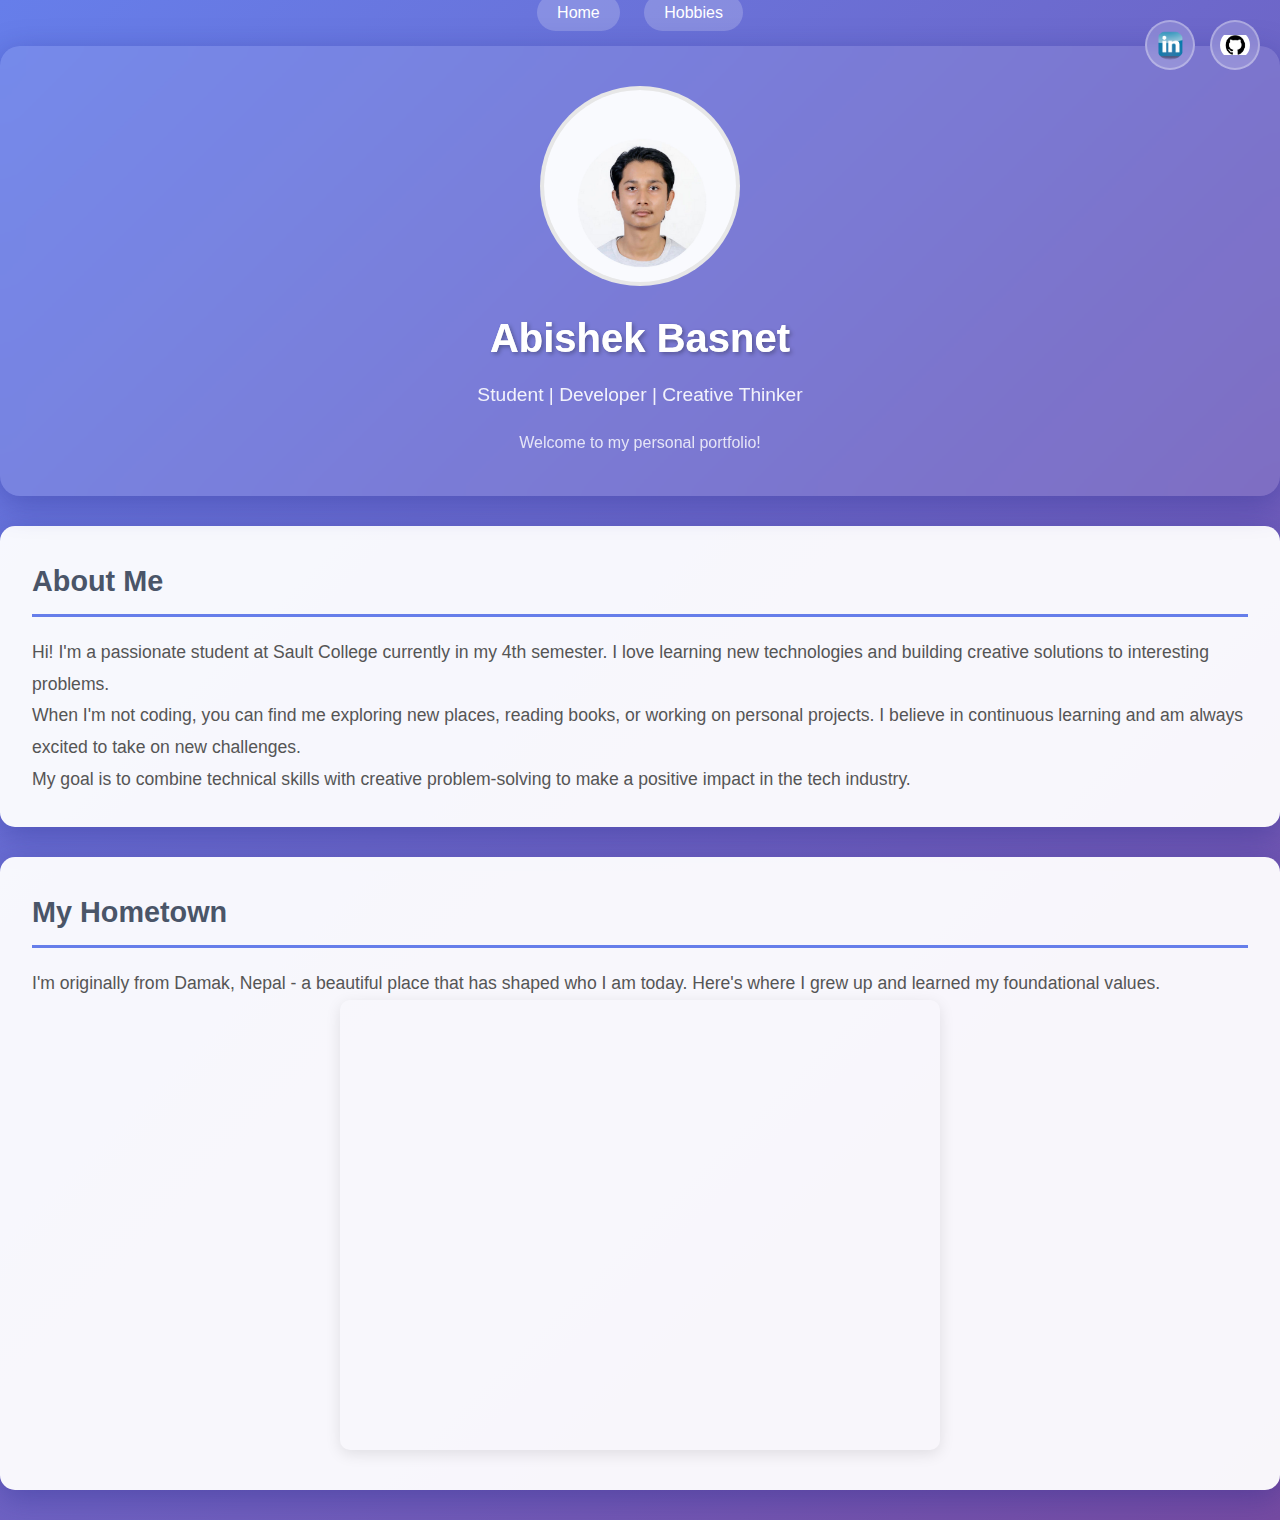
<file: index.html>
<!DOCTYPE html>
<html lang="en">
<head>
    <meta charset="UTF-8">
    <meta name="viewport" content="width=device-width, initial-scale=1.0">
    <title>About Me - Abishek Basnet</title>
    <!-- Custom CSS -->
    <link rel="stylesheet" href="styles.css">
</head>
<body>
    <div class="container">
        <!-- Social Media Links -->
        <div class="social-links">
            <a href="https://www.linkedin.com/in/abishek-basnet-33b254302/" target="_blank" class="linkedin" title="LinkedIn">
                <img src="images/linkedin.png" alt="LinkedIn">
            </a>
            <a href="https://github.com/AbishekBasnet" target="_blank" class="github" title="GitHub">
                <img src="images/github.webp" alt="GitHub">
            </a>
        </div>

        <!-- Navigation -->
        <nav>
            <a href="index.html">Home</a>
            <a href="hobbies.html">Hobbies</a>
        </nav>

        <!-- Header Section -->
        <header>
            <div class="profile-img">
                <img src="images/image.jpg" alt="Abishek Basnet">
            </div>
            <h1>Abishek Basnet</h1>
            <p class="subtitle">Student | Developer | Creative Thinker</p>
            <p style="color: rgba(255, 255, 255, 0.8);">Welcome to my personal portfolio!</p>
        </header>

        <!-- About Section -->
        <section class="section">
            <h2>About Me</h2>
            <div class="about-content">
                <p>Hi! I'm a passionate student at Sault College currently in my 4th semester. I love learning new technologies and building creative solutions to interesting problems.</p>
                
                <p>When I'm not coding, you can find me exploring new places, reading books, or working on personal projects. I believe in continuous learning and am always excited to take on new challenges.</p>
                
                <p>My goal is to combine technical skills with creative problem-solving to make a positive impact in the tech industry.</p>
            </div>
        </section>

        <!-- Hometown Map Section -->
        <section class="section">
            <h2>My Hometown</h2>
            <div class="about-content">
                <p>I'm originally from Damak, Nepal - a beautiful place that has shaped who I am today. Here's where I grew up and learned my foundational values.</p>
            </div>
            <div class="map-container">
                <iframe src="https://www.google.com/maps/embed?pb=!1m18!1m12!1m3!1d109635.12060592891!2d87.59437614689404!3d26.66865378416883!2m3!1f0!2f0!3f0!3m2!1i1024!2i768!4f13.1!3m3!1m2!1s0x39e58e14d281c547%3A0xb0d3c98577060f3d!2sDamak%2C%20Nepal!5e1!3m2!1sen!2sca!4v1760532306986!5m2!1sen!2sca" 
                        width="600" 
                        height="450" 
                        style="border:0;" 
                        allowfullscreen="" 
                        loading="lazy" 
                        referrerpolicy="no-referrer-when-downgrade">
                </iframe>
            </div>
        </section>    </div>
</body>
</html>
</file>
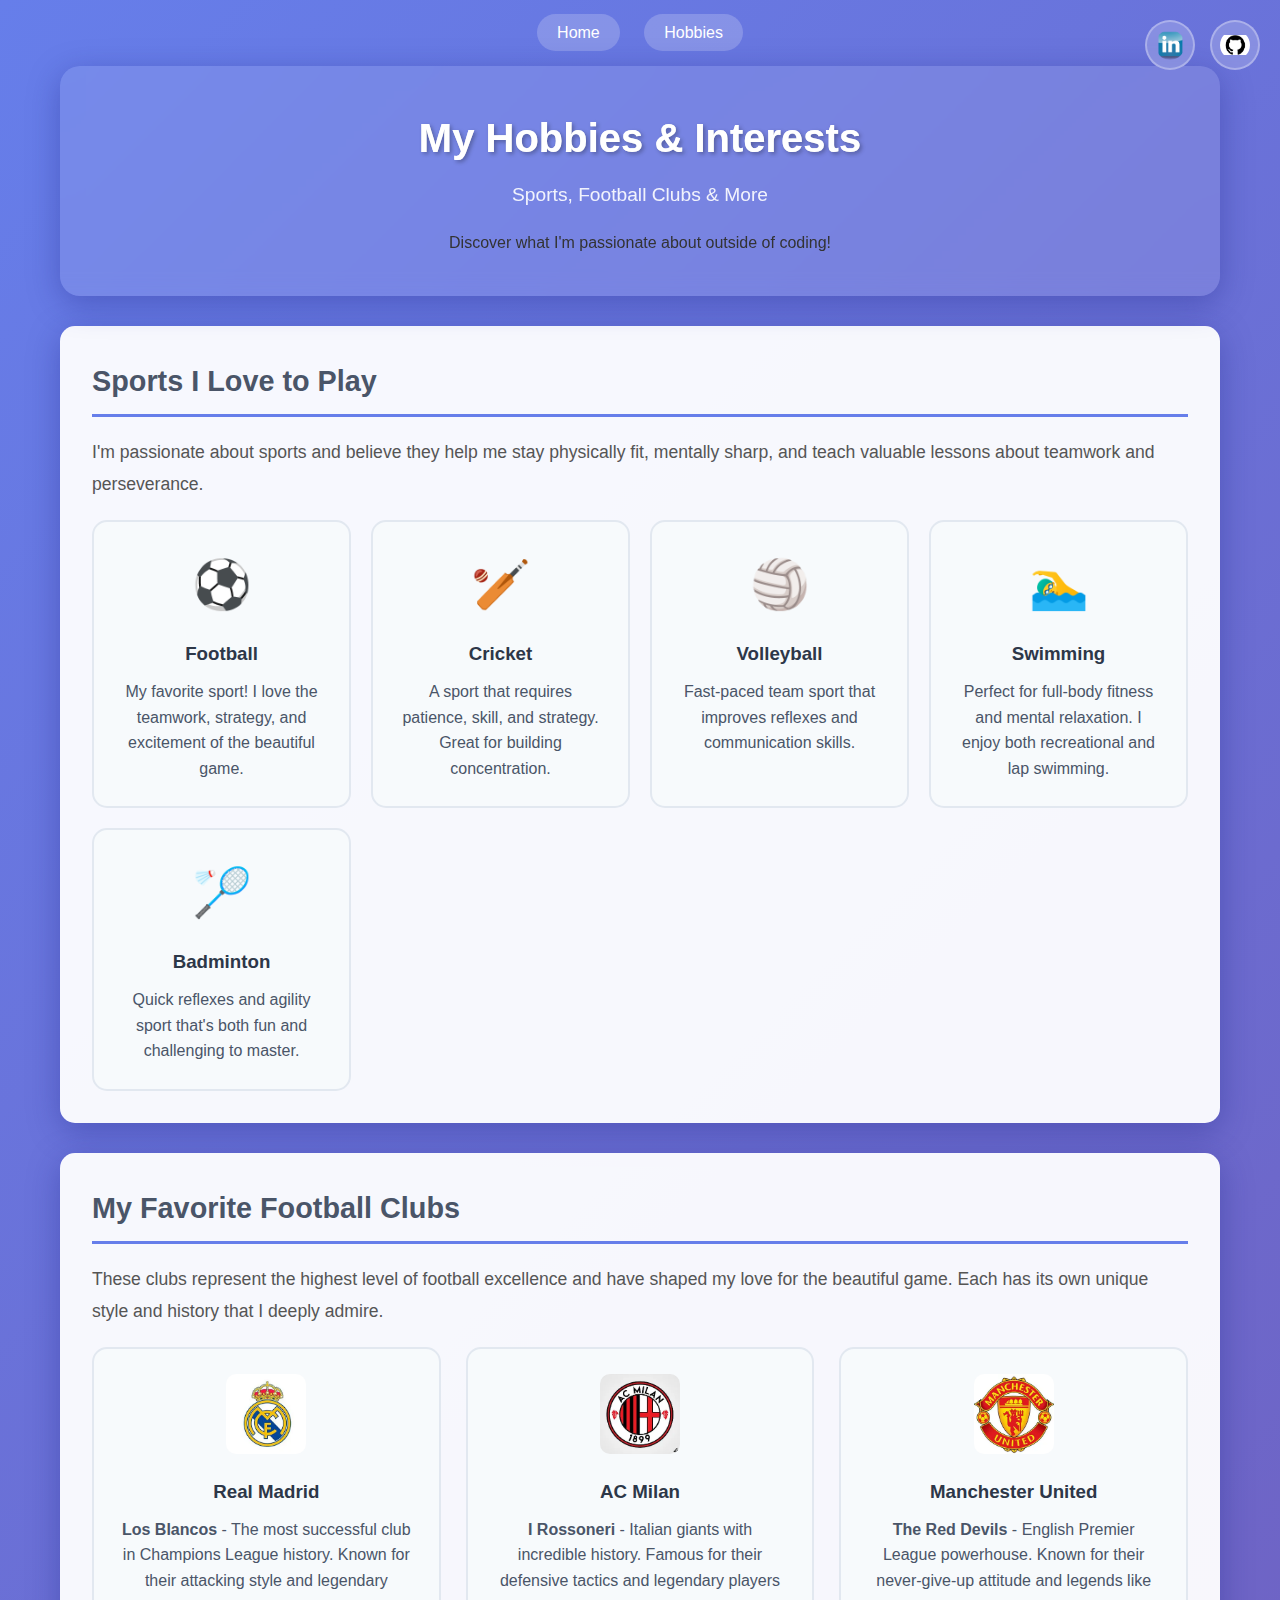
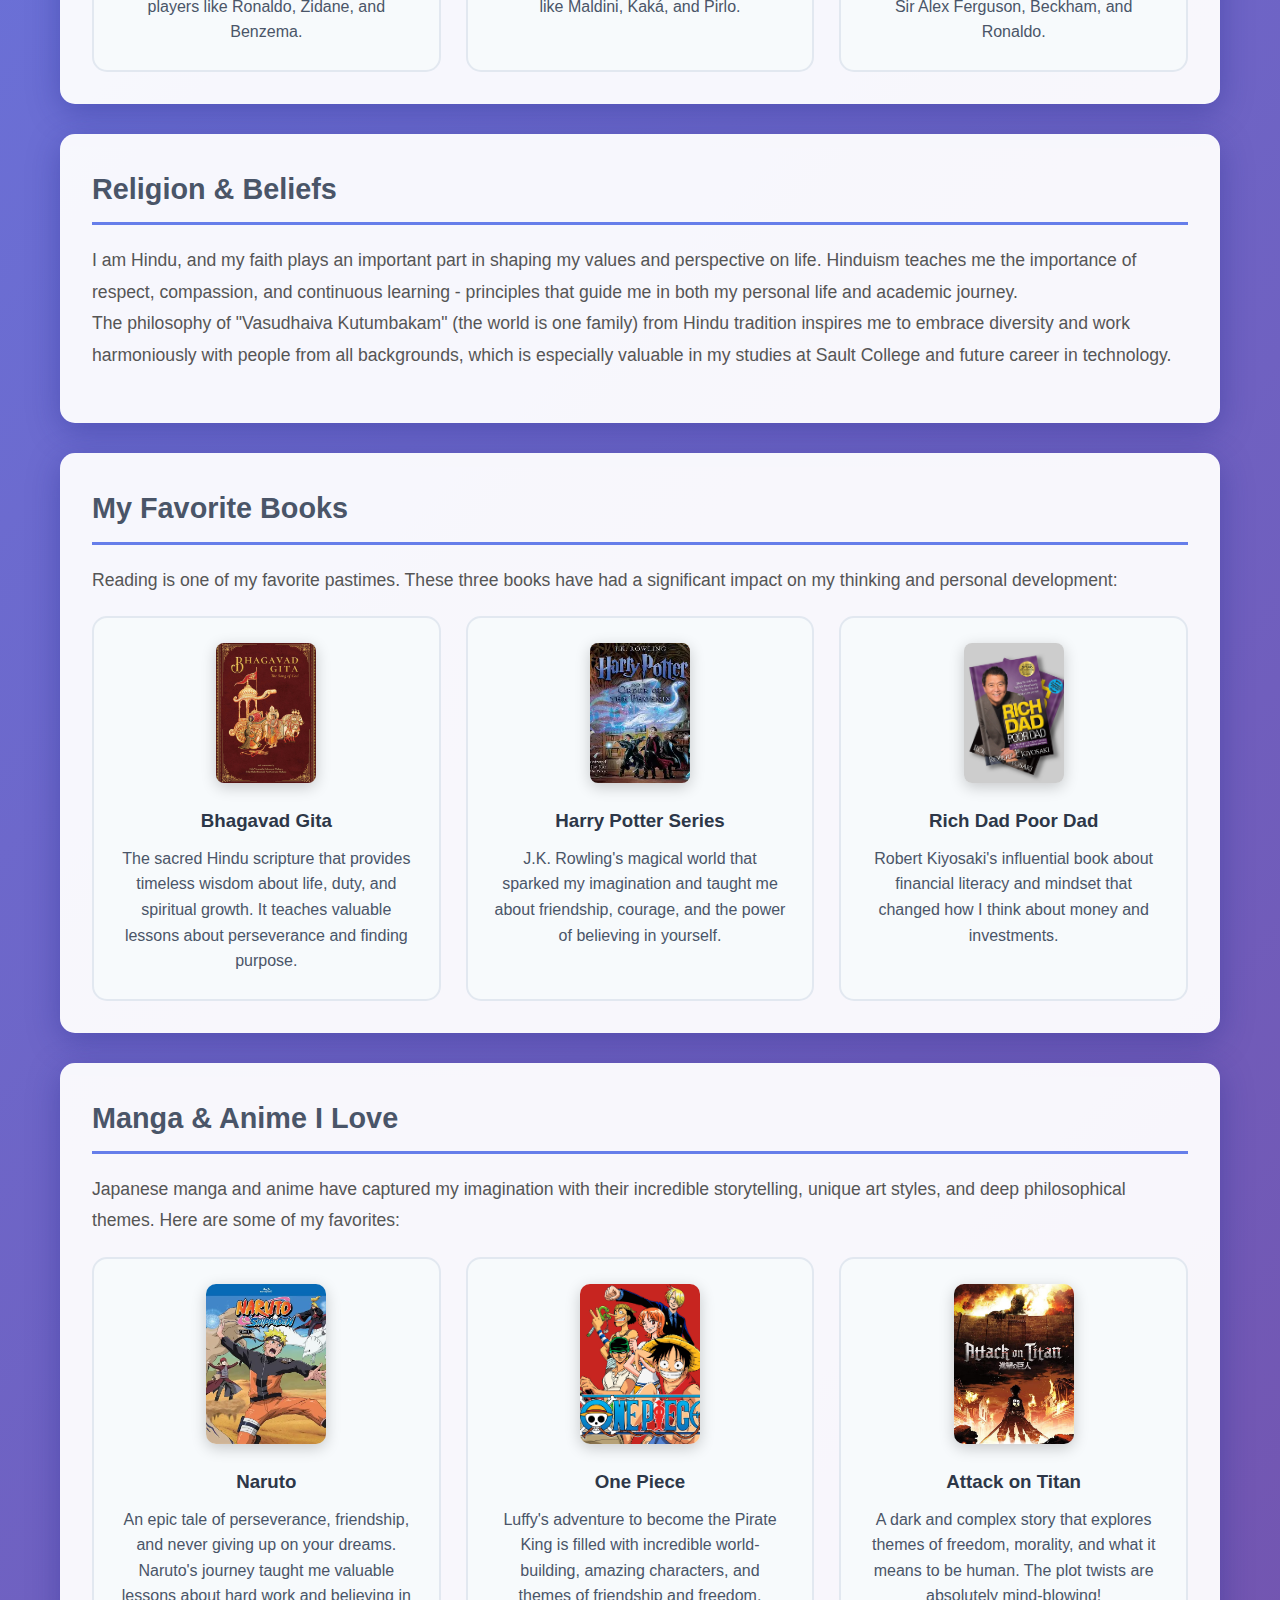
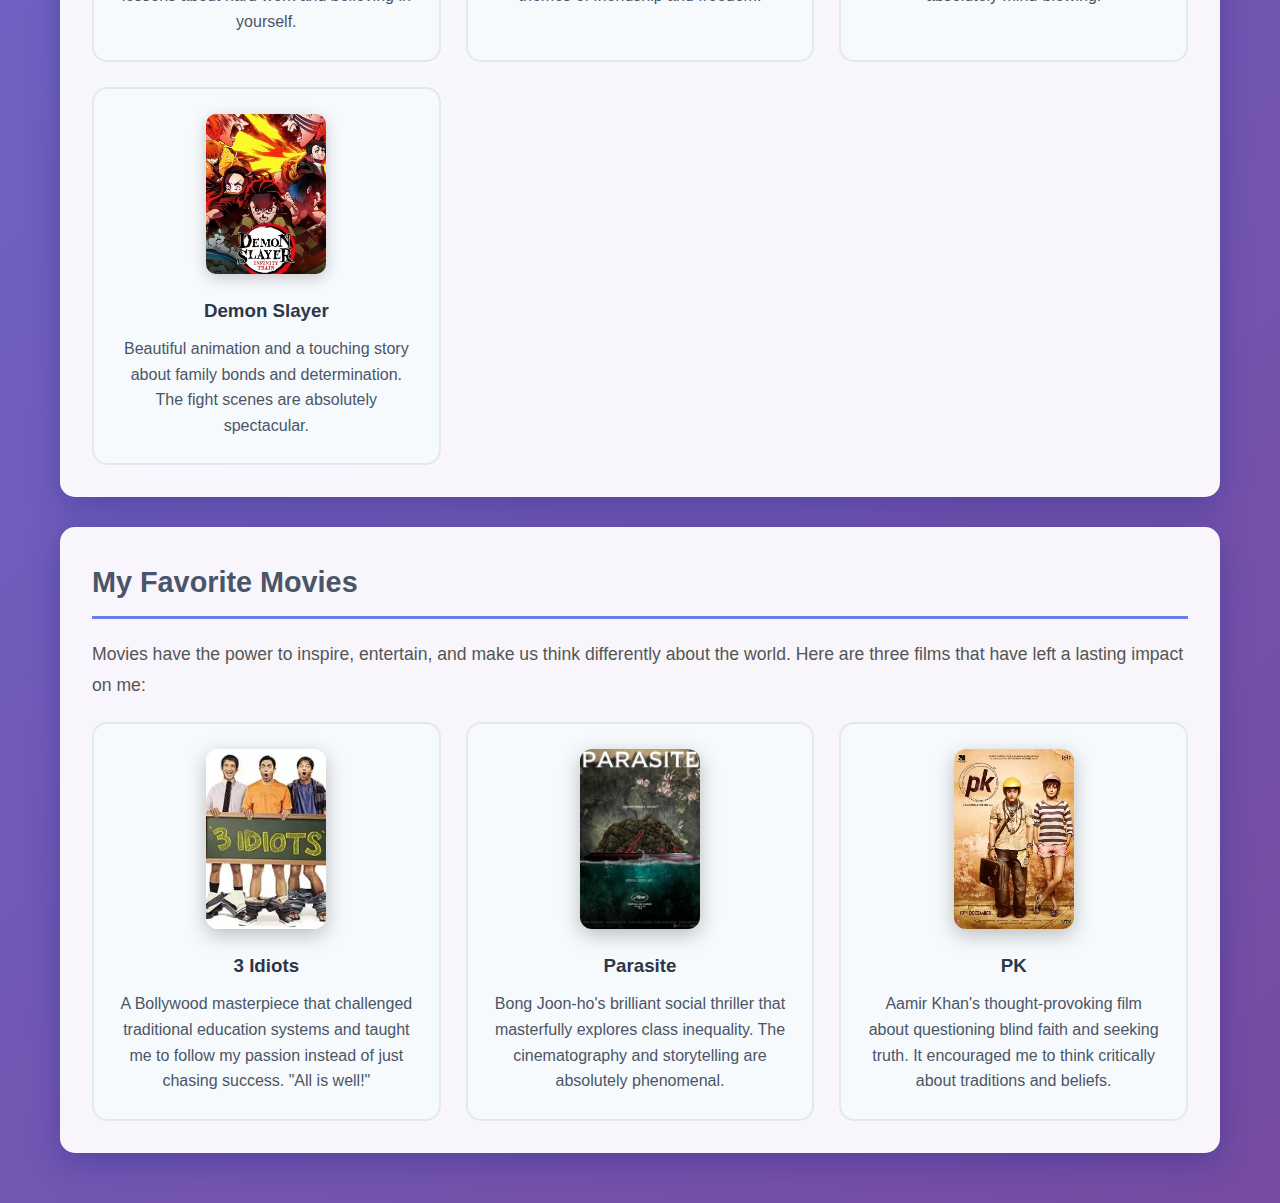
<file: hobbies.html>
<!DOCTYPE html>
<html lang="en">
<head>
    <meta charset="UTF-8">
    <meta name="viewport" content="width=device-width, initial-scale=1.0">
    <title>Hobbies & Interests - Abishek Basnet</title>
    <!-- Custom CSS for Hobbies Page -->
    <link rel="stylesheet" href="hobbies.css">
</head>
<body>
    <div class="container">
        <!-- Social Media Links -->
        <div class="social-links">
            <a href="https://www.linkedin.com/in/abishek-basnet-33b254302/" target="_blank" title="LinkedIn">
                <img src="images/linkedin.png" alt="LinkedIn">
            </a>
            <a href="https://github.com/AbishekBasnet" target="_blank" title="GitHub">
                <img src="images/github.webp" alt="GitHub">
            </a>
        </div>

        <!-- Navigation -->
        <nav>
            <a href="index.html">Home</a>
            <a href="hobbies.html">Hobbies</a>
        </nav>

        <!-- Header Section -->
        <header>
            <h1>My Hobbies & Interests</h1>
            <p class="subtitle">Sports, Football Clubs & More</p>
            <p>Discover what I'm passionate about outside of coding!</p>
        </header>

        <!-- Sports Section -->
        <section class="section">
            <h2>Sports I Love to Play</h2>
            <div class="about-content">
                <p>I'm passionate about sports and believe they help me stay physically fit, mentally sharp, and teach valuable lessons about teamwork and perseverance.</p>
            </div>
            <div class="sports-grid">
                <div class="sport-card">
                    <div class="sport-emoji">⚽</div>
                    <h3>Football</h3>
                    <p>My favorite sport! I love the teamwork, strategy, and excitement of the beautiful game.</p>
                </div>
                <div class="sport-card">
                    <div class="sport-emoji">🏏</div>
                    <h3>Cricket</h3>
                    <p>A sport that requires patience, skill, and strategy. Great for building concentration.</p>
                </div>
                <div class="sport-card">
                    <div class="sport-emoji">🏐</div>
                    <h3>Volleyball</h3>
                    <p>Fast-paced team sport that improves reflexes and communication skills.</p>
                </div>
                <div class="sport-card">
                    <div class="sport-emoji">🏊‍♂️</div>
                    <h3>Swimming</h3>
                    <p>Perfect for full-body fitness and mental relaxation. I enjoy both recreational and lap swimming.</p>
                </div>
                <div class="sport-card">
                    <div class="sport-emoji">🏸</div>
                    <h3>Badminton</h3>
                    <p>Quick reflexes and agility sport that's both fun and challenging to master.</p>
                </div>
            </div>
        </section>

        <!-- Football Clubs Section -->
        <section class="section">
            <h2>My Favorite Football Clubs</h2>
            <div class="about-content">
                <p>These clubs represent the highest level of football excellence and have shaped my love for the beautiful game. Each has its own unique style and history that I deeply admire.</p>
            </div>
            <div class="clubs-grid">
                <div class="club-card">
                    <img src="images/OIP.webp" alt="Real Madrid Logo">
                    <h3>Real Madrid</h3>
                    <p><strong>Los Blancos</strong> - The most successful club in Champions League history. Known for their attacking style and legendary players like Ronaldo, Zidane, and Benzema.</p>
                </div>
                <div class="club-card">
                    <img src="images/OIP (1).webp" alt="AC Milan Logo">
                    <h3>AC Milan</h3>
                    <p><strong>I Rossoneri</strong> - Italian giants with incredible history. Famous for their defensive tactics and legendary players like Maldini, Kaká, and Pirlo.</p>
                </div>
                <div class="club-card">
                    <img src="images/OIP (2).webp" alt="Manchester United Logo">
                    <h3>Manchester United</h3>
                    <p><strong>The Red Devils</strong> - English Premier League powerhouse. Known for their never-give-up attitude and legends like Sir Alex Ferguson, Beckham, and Ronaldo.</p>
                </div>
            </div>
        </section>

        <!-- Religion & Beliefs Section -->
        <section class="section">
            <h2>Religion & Beliefs</h2>
            <div class="about-content">
                <p>I am Hindu, and my faith plays an important part in shaping my values and perspective on life. Hinduism teaches me the importance of respect, compassion, and continuous learning - principles that guide me in both my personal life and academic journey.</p>
                
                <p>The philosophy of "Vasudhaiva Kutumbakam" (the world is one family) from Hindu tradition inspires me to embrace diversity and work harmoniously with people from all backgrounds, which is especially valuable in my studies at Sault College and future career in technology.</p>
            </div>
        </section>

        <!-- Favorite Books Section -->
        <section class="section">
            <h2>My Favorite Books</h2>
            <div class="about-content">
                <p>Reading is one of my favorite pastimes. These three books have had a significant impact on my thinking and personal development:</p>
            </div>
            <div class="books-grid">
                <div class="book-card">
                    <img src="images/bhagwatgit.jpeg" alt="Bhagavad Gita" class="book-image">
                    <h3>Bhagavad Gita</h3>
                    <p>The sacred Hindu scripture that provides timeless wisdom about life, duty, and spiritual growth. It teaches valuable lessons about perseverance and finding purpose.</p>
                </div>
                <div class="book-card">
                    <img src="images/harrypotter.webp" alt="Harry Potter Series" class="book-image">
                    <h3>Harry Potter Series</h3>
                    <p>J.K. Rowling's magical world that sparked my imagination and taught me about friendship, courage, and the power of believing in yourself.</p>
                </div>
                <div class="book-card">
                    <img src="images/richdadnpoordad.avif" alt="Rich Dad Poor Dad" class="book-image">
                    <h3>Rich Dad Poor Dad</h3>
                    <p>Robert Kiyosaki's influential book about financial literacy and mindset that changed how I think about money and investments.</p>
                </div>
            </div>
        </section>

        <!-- Manga & Anime Section -->
        <section class="section">
            <h2>Manga & Anime I Love</h2>
            <div class="about-content">
                <p>Japanese manga and anime have captured my imagination with their incredible storytelling, unique art styles, and deep philosophical themes. Here are some of my favorites:</p>
            </div>
            <div class="manga-grid">
                <div class="manga-card">
                    <img src="images/naruto.webp" alt="Naruto" class="manga-image">
                    <h3>Naruto</h3>
                    <p>An epic tale of perseverance, friendship, and never giving up on your dreams. Naruto's journey taught me valuable lessons about hard work and believing in yourself.</p>
                </div>
                <div class="manga-card">
                    <img src="images/onepiece.jpg" alt="One Piece" class="manga-image">
                    <h3>One Piece</h3>
                    <p>Luffy's adventure to become the Pirate King is filled with incredible world-building, amazing characters, and themes of friendship and freedom.</p>
                </div>
                <div class="manga-card">
                    <img src="images/attackontitan.avif" alt="Attack on Titan" class="manga-image">
                    <h3>Attack on Titan</h3>
                    <p>A dark and complex story that explores themes of freedom, morality, and what it means to be human. The plot twists are absolutely mind-blowing!</p>
                </div>
                <div class="manga-card">
                    <img src="images/demonslayer.webp" alt="Demon Slayer" class="manga-image">
                    <h3>Demon Slayer</h3>
                    <p>Beautiful animation and a touching story about family bonds and determination. The fight scenes are absolutely spectacular.</p>
                </div>
            </div>
        </section>

        <!-- Favorite Movies Section -->
        <section class="section">
            <h2>My Favorite Movies</h2>
            <div class="about-content">
                <p>Movies have the power to inspire, entertain, and make us think differently about the world. Here are three films that have left a lasting impact on me:</p>
            </div>
            <div class="movies-grid">
                <div class="movie-card">
                    <img src="images/3idiots.webp" alt="3 Idiots" class="movie-image">
                    <h3>3 Idiots</h3>
                    <p>A Bollywood masterpiece that challenged traditional education systems and taught me to follow my passion instead of just chasing success. "All is well!"</p>
                </div>
                <div class="movie-card">
                    <img src="images/Parasite.jpg" alt="Parasite" class="movie-image">
                    <h3>Parasite</h3>
                    <p>Bong Joon-ho's brilliant social thriller that masterfully explores class inequality. The cinematography and storytelling are absolutely phenomenal.</p>
                </div>
                <div class="movie-card">
                    <img src="images/pk.webp" alt="PK" class="movie-image">
                    <h3>PK</h3>
                    <p>Aamir Khan's thought-provoking film about questioning blind faith and seeking truth. It encouraged me to think critically about traditions and beliefs.</p>
                </div>
            </div>
        </section>
    </div>
</body>
</html>
</file>
<file: styles.css>
/* Main Styles for AllAboutME Website */

* {
    margin: 0;
    padding: 0;
    box-sizing: border-box;
}

body {
    font-family: 'Arial', sans-serif;
    line-height: 1.6;
    color: #333;
    background: linear-gradient(135deg, #667eea 0%, #764ba2 100%);
    min-height: 100vh;
}

/* Custom gradient background */
.bg-gradient-custom {
    background: linear-gradient(135deg, #667eea 0%, #764ba2 100%);
    min-height: 100vh;
}

/* Backdrop blur effect */
.backdrop-blur {
    backdrop-filter: blur(10px);
    -webkit-backdrop-filter: blur(10px);
}

/* Profile image styling */
.profile-img {
    width: 200px;
    height: 200px;
    border-radius: 50%;
    margin: 0 auto 20px;
    background: #ddd;
    display: flex;
    align-items: center;
    justify-content: center;
    font-size: 60px;
    color: #666;
    border: 4px solid rgba(255, 255, 255, 0.3);
    overflow: hidden;
}

.profile-img img {
    width: 100%;
    height: 100%;
    object-fit: cover;
}

/* Social media links styling */
.social-links {
    position: fixed;
    top: 20px;
    right: 20px;
    display: flex;
    gap: 15px;
    z-index: 1000;
}

.social-links a {
    width: 50px;
    height: 50px;
    background: rgba(255, 255, 255, 0.2);
    border-radius: 50%;
    display: flex;
    align-items: center;
    justify-content: center;
    text-decoration: none;
    font-size: 24px;
    transition: all 0.3s ease;
    backdrop-filter: blur(10px);
    border: 2px solid rgba(255, 255, 255, 0.3);
    overflow: hidden;
}

.social-links a img {
    width: 30px;
    height: 30px;
    object-fit: contain;
    border-radius: 50%;
}

.social-links a:hover {
    background: linear-gradient(135deg, #667eea 0%, #764ba2 100%);
    transform: translateY(-5px) scale(1.1);
    box-shadow: 0 10px 30px rgba(102, 126, 234, 0.4);
    border-color: rgba(255, 255, 255, 0.8);
}

.social-links .linkedin {
    color: #0077B5;
}

.social-links .github {
    color: #333;
}

/* Custom header styling */
header {
    text-align: center;
    background: rgba(255, 255, 255, 0.1);
    backdrop-filter: blur(10px);
    border-radius: 20px;
    padding: 40px;
    margin-bottom: 30px;
    box-shadow: 0 8px 32px rgba(31, 38, 135, 0.37);
    transition: all 0.3s ease;
}

header:hover {
    background: rgba(255, 255, 255, 0.15);
    box-shadow: 0 12px 40px rgba(31, 38, 135, 0.5);
    transform: translateY(-2px);
}

h1 {
    color: white;
    font-size: 2.5em;
    margin-bottom: 10px;
    text-shadow: 2px 2px 4px rgba(0, 0, 0, 0.3);
}

.subtitle {
    color: rgba(255, 255, 255, 0.9);
    font-size: 1.2em;
    margin-bottom: 20px;
}

/* Section styling */
.section {
    background: rgba(255, 255, 255, 0.95);
    border-radius: 15px;
    padding: 30px;
    margin-bottom: 30px;
    box-shadow: 0 8px 32px rgba(31, 38, 135, 0.37);
    transition: all 0.3s ease;
    border: 2px solid transparent;
}

.section:hover {
    background: rgba(255, 255, 255, 0.98);
    box-shadow: 0 15px 45px rgba(31, 38, 135, 0.5);
    transform: translateY(-3px);
    border-color: rgba(102, 126, 234, 0.3);
}

h2 {
    color: #4a5568;
    margin-bottom: 20px;
    font-size: 1.8em;
    border-bottom: 3px solid #667eea;
    padding-bottom: 10px;
}

.about-content {
    font-size: 1.1em;
    line-height: 1.8;
    color: #555;
}

/* Map container styling */
.map-container {
    text-align: center;
}

.map-container iframe {
    width: 100%;
    max-width: 600px;
    height: 450px;
    border-radius: 10px;
    box-shadow: 0 4px 15px rgba(0, 0, 0, 0.1);
}

/* Sports and hobby cards */
.sports-grid {
    display: grid;
    grid-template-columns: repeat(auto-fit, minmax(200px, 1fr));
    gap: 20px;
    margin-top: 20px;
}

.sport-card {
    background: #f7fafc;
    padding: 25px;
    border-radius: 15px;
    text-align: center;
    border: 2px solid #e2e8f0;
    transition: all 0.3s ease;
}

.sport-card:hover {
    transform: translateY(-5px);
    box-shadow: 0 10px 25px rgba(0, 0, 0, 0.1);
    border-color: #667eea;
}

.sport-icon {
    font-size: 3em;
    margin-bottom: 15px;
    display: block;
}

.sport-card h3 {
    color: #2d3748;
    margin-bottom: 10px;
    font-size: 1.3em;
}

.sport-card p {
    color: #4a5568;
    font-size: 0.95em;
}

/* Club cards styling */
.clubs-grid {
    display: grid;
    grid-template-columns: repeat(auto-fit, minmax(250px, 1fr));
    gap: 25px;
    margin-top: 20px;
}

.club-card {
    background: #f7fafc;
    padding: 25px;
    border-radius: 15px;
    text-align: center;
    border: 2px solid #e2e8f0;
    transition: all 0.3s ease;
}

.club-card:hover {
    transform: translateY(-5px);
    box-shadow: 0 10px 25px rgba(0, 0, 0, 0.1);
}

.club-card.real-madrid:hover {
    border-color: #FEBE10;
    background: linear-gradient(135deg, #FEBE10 0%, #ffffff 100%);
}

.club-card.ac-milan:hover {
    border-color: #FB020A;
    background: linear-gradient(135deg, #FB020A 0%, #000000 100%);
    color: white;
}

.club-card.manchester-united:hover {
    border-color: #DA020E;
    background: linear-gradient(135deg, #DA020E 0%, #FBE122 100%);
}

.club-logo {
    width: 80px;
    height: 80px;
    margin: 0 auto 15px;
    display: block;
    border-radius: 10px;
    object-fit: cover;
}

.club-card h3 {
    color: #2d3748;
    margin-bottom: 10px;
    font-size: 1.4em;
}

.club-card p {
    color: #4a5568;
    font-size: 0.95em;
}

/* Navigation styling */
nav {
    margin-bottom: 20px;
    text-align: center;
}

nav a {
    color: white;
    text-decoration: none;
    padding: 10px 20px;
    background: rgba(255, 255, 255, 0.2);
    border-radius: 25px;
    margin: 0 10px;
    transition: all 0.3s ease;
}

nav a:hover {
    background: linear-gradient(135deg, rgba(255, 255, 255, 0.4) 0%, rgba(255, 255, 255, 0.6) 100%);
    transform: translateY(-3px) scale(1.05);
    box-shadow: 0 8px 25px rgba(0, 0, 0, 0.2);
    color: #667eea;
    font-weight: bold;
}

/* Enhanced responsive design */
@media (max-width: 576px) {
    .map-container iframe {
        height: 250px;
    }
    
    header {
        padding: 20px 15px;
    }
    
    .section {
        padding: 20px 15px;
    }
    
    .social-links {
        top: 10px;
        right: 10px;
        gap: 10px;
    }

    .social-links a {
        width: 40px;
        height: 40px;
        font-size: 20px;
    }

    .social-links a img {
        width: 25px;
        height: 25px;
    }
}

@media (max-width: 768px) {
    .map-container iframe {
        height: 300px;
    }
    
    .container {
        padding: 10px;
    }
    
    header {
        padding: 20px;
    }
    
    h1 {
        font-size: 2em;
    }
    
    .section {
        padding: 20px;
    }

    nav a {
        margin: 5px;
        padding: 8px 15px;
        font-size: 0.9em;
    }
}

/* Custom Bootstrap overrides */
.card-hover:hover {
    transform: translateY(-5px);
    transition: all 0.3s ease;
}

.text-gradient {
    background: linear-gradient(45deg, #667eea, #764ba2);
    -webkit-background-clip: text;
    -webkit-text-fill-color: transparent;
    background-clip: text;
}

/* Enhanced shadow effects */
.shadow-custom {
    box-shadow: 0 8px 32px rgba(31, 38, 135, 0.37);
}

.shadow-hover:hover {
    box-shadow: 0 12px 40px rgba(31, 38, 135, 0.5);
    transition: all 0.3s ease;
}

/* Hobbies Page Specific Styles */

/* Sports Grid */
.sports-grid {
    display: grid;
    grid-template-columns: repeat(auto-fit, minmax(250px, 1fr));
    gap: 20px;
    margin-top: 20px;
}

.sport-card {
    background: #f7fafc;
    padding: 25px;
    border-radius: 10px;
    text-align: center;
    border: 1px solid #e2e8f0;
    transition: transform 0.3s ease, box-shadow 0.3s ease;
}

.sport-card:hover {
    transform: translateY(-5px);
    box-shadow: 0 10px 25px rgba(0, 0, 0, 0.1);
}

.sport-emoji {
    font-size: 3rem;
    margin-bottom: 15px;
}

/* Clubs Grid */
.clubs-grid {
    display: grid;
    grid-template-columns: repeat(auto-fit, minmax(300px, 1fr));
    gap: 25px;
    margin-top: 20px;
}

.club-card {
    background: #f7fafc;
    padding: 25px;
    border-radius: 10px;
    text-align: center;
    border: 1px solid #e2e8f0;
    transition: transform 0.3s ease, box-shadow 0.3s ease;
}

.club-card:hover {
    transform: translateY(-5px);
    box-shadow: 0 10px 25px rgba(0, 0, 0, 0.1);
}

.club-card img {
    width: 80px;
    height: 80px;
    object-fit: cover;
    border-radius: 10px;
    margin-bottom: 15px;
}

/* Books Grid */
.books-grid {
    display: grid;
    grid-template-columns: repeat(auto-fit, minmax(300px, 1fr));
    gap: 25px;
    margin-top: 20px;
}

.book-card {
    background: #f7fafc;
    padding: 25px;
    border-radius: 10px;
    text-align: center;
    border: 1px solid #e2e8f0;
    transition: transform 0.3s ease, box-shadow 0.3s ease;
}

.book-card:hover {
    transform: translateY(-5px);
    box-shadow: 0 10px 25px rgba(0, 0, 0, 0.1);
}

.book-emoji {
    font-size: 3rem;
    margin-bottom: 15px;
}

/* Manga Grid */
.manga-grid {
    display: grid;
    grid-template-columns: repeat(auto-fit, minmax(300px, 1fr));
    gap: 25px;
    margin-top: 20px;
}

.manga-card {
    background: #f7fafc;
    padding: 25px;
    border-radius: 10px;
    text-align: center;
    border: 1px solid #e2e8f0;
    transition: transform 0.3s ease, box-shadow 0.3s ease;
}

.manga-card:hover {
    transform: translateY(-5px);
    box-shadow: 0 10px 25px rgba(0, 0, 0, 0.1);
}

.manga-emoji {
    font-size: 3rem;
    margin-bottom: 15px;
}

/* Movies Grid */
.movies-grid {
    display: grid;
    grid-template-columns: repeat(auto-fit, minmax(300px, 1fr));
    gap: 25px;
    margin-top: 20px;
}

.movie-card {
    background: #f7fafc;
    padding: 25px;
    border-radius: 10px;
    text-align: center;
    border: 1px solid #e2e8f0;
    transition: transform 0.3s ease, box-shadow 0.3s ease;
}

.movie-card:hover {
    transform: translateY(-5px);
    box-shadow: 0 10px 25px rgba(0, 0, 0, 0.1);
}

.movie-emoji {
    font-size: 3rem;
    margin-bottom: 15px;
}

/* Additional attractive animations */
@keyframes float {
    0% { transform: translateY(0px); }
    50% { transform: translateY(-8px); }
    100% { transform: translateY(0px); }
}

@keyframes pulse {
    0% { box-shadow: 0 0 0 0 rgba(102, 126, 234, 0.7); }
    70% { box-shadow: 0 0 0 10px rgba(102, 126, 234, 0); }
    100% { box-shadow: 0 0 0 0 rgba(102, 126, 234, 0); }
}

@keyframes shimmer {
    0% { background-position: -200% 0; }
    100% { background-position: 200% 0; }
}

@keyframes fadeInUp {
    from {
        opacity: 0;
        transform: translateY(30px);
    }
    to {
        opacity: 1;
        transform: translateY(0);
    }
}

.section:nth-child(even) {
    animation: float 8s ease-in-out infinite;
}

.section:nth-child(odd) {
    animation: float 8s ease-in-out infinite reverse;
}

.social-links a {
    animation: pulse 2s infinite;
}

h1 {
    background: linear-gradient(45deg, #ffffff, #f0f9ff, #ffffff);
    background-size: 200% 200%;
    background-clip: text;
    -webkit-background-clip: text;
    animation: shimmer 3s ease-in-out infinite;
}

.section {
    animation: fadeInUp 0.6s ease-out;
}

.profile-img {
    animation: float 4s ease-in-out infinite;
}

.map-container iframe:hover {
    transform: scale(1.02);
    box-shadow: 0 15px 35px rgba(0, 0, 0, 0.2);
    border-radius: 15px;
    transition: all 0.3s ease;
}
</file>
<file: hobbies.css>
/* Hobbies Page Specific Styles */

/* Base styles */
* {
    margin: 0;
    padding: 0;
    box-sizing: border-box;
}

body {
    font-family: 'Arial', sans-serif;
    line-height: 1.6;
    color: #333;
    background: linear-gradient(135deg, #667eea 0%, #764ba2 100%);
    min-height: 100vh;
}

.container {
    max-width: 1200px;
    margin: 0 auto;
    padding: 20px;
}

/* Header styling */
header {
    text-align: center;
    background: rgba(255, 255, 255, 0.1);
    backdrop-filter: blur(10px);
    border-radius: 20px;
    padding: 40px;
    margin-bottom: 30px;
    box-shadow: 0 8px 32px rgba(31, 38, 135, 0.37);
    transition: all 0.3s ease;
}

header:hover {
    background: rgba(255, 255, 255, 0.15);
    box-shadow: 0 12px 40px rgba(31, 38, 135, 0.5);
    transform: translateY(-2px);
}

h1 {
    color: white;
    font-size: 2.5em;
    margin-bottom: 10px;
    text-shadow: 2px 2px 4px rgba(0, 0, 0, 0.3);
}

.subtitle {
    color: rgba(255, 255, 255, 0.9);
    font-size: 1.2em;
    margin-bottom: 20px;
}

/* Navigation */
nav {
    margin-bottom: 20px;
    text-align: center;
}

nav a {
    color: white;
    text-decoration: none;
    padding: 10px 20px;
    background: rgba(255, 255, 255, 0.2);
    border-radius: 25px;
    margin: 0 10px;
    transition: all 0.3s ease;
}

nav a:hover {
    background: linear-gradient(135deg, rgba(255, 255, 255, 0.4) 0%, rgba(255, 255, 255, 0.6) 100%);
    transform: translateY(-3px) scale(1.05);
    box-shadow: 0 8px 25px rgba(0, 0, 0, 0.2);
    color: #667eea;
    font-weight: bold;
}

/* Section styling */
.section {
    background: rgba(255, 255, 255, 0.95);
    border-radius: 15px;
    padding: 30px;
    margin-bottom: 30px;
    box-shadow: 0 8px 32px rgba(31, 38, 135, 0.37);
    transition: all 0.3s ease;
    border: 2px solid transparent;
}

.section:hover {
    background: rgba(255, 255, 255, 0.98);
    box-shadow: 0 15px 45px rgba(31, 38, 135, 0.5);
    transform: translateY(-3px);
    border-color: rgba(102, 126, 234, 0.3);
}

h2 {
    color: #4a5568;
    margin-bottom: 20px;
    font-size: 1.8em;
    border-bottom: 3px solid #667eea;
    padding-bottom: 10px;
}

.about-content {
    font-size: 1.1em;
    line-height: 1.8;
    color: #555;
    margin-bottom: 20px;
}

/* Social Media Links */
.social-links {
    position: fixed;
    top: 20px;
    right: 20px;
    display: flex;
    gap: 15px;
    z-index: 1000;
}

.social-links a {
    width: 50px;
    height: 50px;
    background: rgba(255, 255, 255, 0.2);
    border-radius: 50%;
    display: flex;
    align-items: center;
    justify-content: center;
    text-decoration: none;
    font-size: 24px;
    transition: all 0.3s ease;
    backdrop-filter: blur(10px);
    border: 2px solid rgba(255, 255, 255, 0.3);
    overflow: hidden;
}

.social-links a img {
    width: 30px;
    height: 30px;
    object-fit: contain;
    border-radius: 50%;
}

.social-links a:hover {
    background: linear-gradient(135deg, #667eea 0%, #764ba2 100%);
    transform: translateY(-5px) scale(1.1);
    box-shadow: 0 10px 30px rgba(102, 126, 234, 0.4);
    border-color: rgba(255, 255, 255, 0.8);
}

/* Sports Grid */
.sports-grid {
    display: grid;
    grid-template-columns: repeat(auto-fit, minmax(250px, 1fr));
    gap: 20px;
    margin-top: 20px;
}

.sport-card {
    background: #f7fafc;
    padding: 25px;
    border-radius: 15px;
    text-align: center;
    border: 2px solid #e2e8f0;
    transition: all 0.4s cubic-bezier(0.175, 0.885, 0.32, 1.275);
    position: relative;
    overflow: hidden;
}

.sport-card::before {
    content: '';
    position: absolute;
    top: 0;
    left: -100%;
    width: 100%;
    height: 100%;
    background: linear-gradient(90deg, transparent, rgba(102, 126, 234, 0.1), transparent);
    transition: left 0.5s;
}

.sport-card:hover::before {
    left: 100%;
}

.sport-card:hover {
    transform: translateY(-8px) rotateY(5deg);
    box-shadow: 0 20px 40px rgba(102, 126, 234, 0.3);
    border-color: #667eea;
    background: linear-gradient(135deg, #f7fafc 0%, #edf2f7 100%);
}

.sport-card:hover .sport-emoji {
    transform: scale(1.2) rotate(10deg);
    filter: drop-shadow(0 5px 10px rgba(102, 126, 234, 0.3));
}

.sport-emoji {
    font-size: 3rem;
    margin-bottom: 15px;
    transition: all 0.3s ease;
}

.sport-card h3 {
    color: #2d3748;
    margin-bottom: 10px;
}

.sport-card p {
    color: #4a5568;
}

/* Clubs Grid */
.clubs-grid {
    display: grid;
    grid-template-columns: repeat(auto-fit, minmax(300px, 1fr));
    gap: 25px;
    margin-top: 20px;
}

.club-card {
    background: #f7fafc;
    padding: 25px;
    border-radius: 15px;
    text-align: center;
    border: 2px solid #e2e8f0;
    transition: all 0.4s cubic-bezier(0.175, 0.885, 0.32, 1.275);
    position: relative;
    overflow: hidden;
}

.club-card::before {
    content: '';
    position: absolute;
    top: 0;
    left: -100%;
    width: 100%;
    height: 100%;
    background: linear-gradient(90deg, transparent, rgba(102, 126, 234, 0.1), transparent);
    transition: left 0.5s;
}

.club-card:hover::before {
    left: 100%;
}

.club-card:hover {
    transform: translateY(-10px) scale(1.02);
    box-shadow: 0 25px 50px rgba(102, 126, 234, 0.3);
    border-color: #667eea;
}

.club-card:hover img {
    transform: scale(1.1) rotate(5deg);
    filter: brightness(1.1) drop-shadow(0 5px 15px rgba(102, 126, 234, 0.4));
}

.club-card img {
    width: 80px;
    height: 80px;
    object-fit: cover;
    border-radius: 10px;
    margin-bottom: 15px;
    transition: all 0.3s ease;
}

.club-card h3 {
    color: #2d3748;
    margin-bottom: 10px;
}

.club-card p {
    color: #4a5568;
}

/* Books Grid */
.books-grid {
    display: grid;
    grid-template-columns: repeat(auto-fit, minmax(300px, 1fr));
    gap: 25px;
    margin-top: 20px;
}

.book-card {
    background: #f7fafc;
    padding: 25px;
    border-radius: 15px;
    text-align: center;
    border: 2px solid #e2e8f0;
    transition: all 0.4s cubic-bezier(0.175, 0.885, 0.32, 1.275);
    position: relative;
    overflow: hidden;
}

.book-card::before {
    content: '';
    position: absolute;
    top: 0;
    left: -100%;
    width: 100%;
    height: 100%;
    background: linear-gradient(90deg, transparent, rgba(245, 87, 108, 0.1), transparent);
    transition: left 0.5s;
}

.book-card:hover::before {
    left: 100%;
}

.book-card:hover {
    transform: translateY(-8px) rotateX(5deg);
    box-shadow: 0 20px 40px rgba(245, 87, 108, 0.3);
    border-color: #f5576c;
    background: linear-gradient(135deg, #fef5e7 0%, #fed7aa 100%);
}

.book-card:hover .book-image {
    transform: scale(1.1) rotateY(10deg);
    filter: brightness(1.1) drop-shadow(0 8px 20px rgba(245, 87, 108, 0.4));
}

.book-image {
    width: 100px;
    height: 140px;
    object-fit: cover;
    border-radius: 8px;
    margin-bottom: 15px;
    transition: all 0.3s ease;
    box-shadow: 0 4px 15px rgba(0, 0, 0, 0.2);
}

.book-card h3 {
    color: #2d3748;
    margin-bottom: 10px;
}

.book-card p {
    color: #4a5568;
}

/* Manga Grid */
.manga-grid {
    display: grid;
    grid-template-columns: repeat(auto-fit, minmax(300px, 1fr));
    gap: 25px;
    margin-top: 20px;
}

.manga-card {
    background: #f7fafc;
    padding: 25px;
    border-radius: 15px;
    text-align: center;
    border: 2px solid #e2e8f0;
    transition: all 0.4s cubic-bezier(0.175, 0.885, 0.32, 1.275);
    position: relative;
    overflow: hidden;
}

.manga-card::before {
    content: '';
    position: absolute;
    top: 0;
    left: -100%;
    width: 100%;
    height: 100%;
    background: linear-gradient(90deg, transparent, rgba(251, 191, 36, 0.1), transparent);
    transition: left 0.5s;
}

.manga-card:hover::before {
    left: 100%;
}

.manga-card:hover {
    transform: translateY(-8px) rotateZ(-2deg);
    box-shadow: 0 20px 40px rgba(251, 191, 36, 0.3);
    border-color: #fbbf24;
    background: linear-gradient(135deg, #fef3c7 0%, #fde68a 100%);
}

.manga-card:hover .manga-image {
    transform: scale(1.15) rotate(5deg);
    filter: brightness(1.1) drop-shadow(0 8px 20px rgba(251, 191, 36, 0.4));
}

.manga-image {
    width: 120px;
    height: 160px;
    object-fit: cover;
    border-radius: 10px;
    margin-bottom: 15px;
    transition: all 0.3s ease;
    box-shadow: 0 4px 15px rgba(0, 0, 0, 0.2);
}

.manga-card h3 {
    color: #2d3748;
    margin-bottom: 10px;
}

.manga-card p {
    color: #4a5568;
}

/* Movies Grid */
.movies-grid {
    display: grid;
    grid-template-columns: repeat(auto-fit, minmax(300px, 1fr));
    gap: 25px;
    margin-top: 20px;
}

.movie-card {
    background: #f7fafc;
    padding: 25px;
    border-radius: 15px;
    text-align: center;
    border: 2px solid #e2e8f0;
    transition: all 0.4s cubic-bezier(0.175, 0.885, 0.32, 1.275);
    position: relative;
    overflow: hidden;
}

.movie-card::before {
    content: '';
    position: absolute;
    top: 0;
    left: -100%;
    width: 100%;
    height: 100%;
    background: linear-gradient(90deg, transparent, rgba(139, 92, 246, 0.1), transparent);
    transition: left 0.5s;
}

.movie-card:hover::before {
    left: 100%;
}

.movie-card:hover {
    transform: translateY(-10px) perspective(500px) rotateY(-5deg);
    box-shadow: 0 25px 50px rgba(139, 92, 246, 0.3);
    border-color: #8b5cf6;
    background: linear-gradient(135deg, #f3e8ff 0%, #ddd6fe 100%);
}

.movie-card:hover .movie-image {
    transform: scale(1.1) rotateY(-5deg);
    filter: brightness(1.15) drop-shadow(0 10px 25px rgba(139, 92, 246, 0.5));
}

.movie-image {
    width: 120px;
    height: 180px;
    object-fit: cover;
    border-radius: 12px;
    margin-bottom: 15px;
    transition: all 0.3s ease;
    box-shadow: 0 6px 20px rgba(0, 0, 0, 0.25);
}

.movie-card h3 {
    color: #2d3748;
    margin-bottom: 10px;
}

.movie-card p {
    color: #4a5568;
}

/* Responsive Design */
@media (max-width: 768px) {
    .social-links {
        top: 10px;
        right: 10px;
        gap: 10px;
    }

    .social-links a {
        width: 40px;
        height: 40px;
        font-size: 20px;
    }

    nav a {
        margin: 5px;
        padding: 8px 15px;
        font-size: 0.9em;
    }
    
    .container {
        padding: 10px;
    }
    
    header {
        padding: 20px;
    }
    
    h1 {
        font-size: 2em;
    }
    
    .section {
        padding: 20px;
    }

    .sports-grid,
    .clubs-grid,
    .books-grid,
    .manga-grid,
    .movies-grid {
        grid-template-columns: 1fr;
        gap: 15px;
    }
}

/* Additional attractive animations */
@keyframes float {
    0% { transform: translateY(0px); }
    50% { transform: translateY(-10px); }
    100% { transform: translateY(0px); }
}

@keyframes pulse {
    0% { box-shadow: 0 0 0 0 rgba(102, 126, 234, 0.7); }
    70% { box-shadow: 0 0 0 10px rgba(102, 126, 234, 0); }
    100% { box-shadow: 0 0 0 0 rgba(102, 126, 234, 0); }
}

@keyframes shimmer {
    0% { background-position: -200% 0; }
    100% { background-position: 200% 0; }
}

.section:nth-child(even) {
    animation: float 6s ease-in-out infinite;
}

.section:nth-child(odd) {
    animation: float 6s ease-in-out infinite reverse;
}

.social-links a {
    animation: pulse 2s infinite;
}

h1 {
    background: linear-gradient(45deg, #ffffff, #f0f9ff, #ffffff);
    background-size: 200% 200%;
    background-clip: text;
    -webkit-background-clip: text;
    animation: shimmer 3s ease-in-out infinite;
}
</file>
